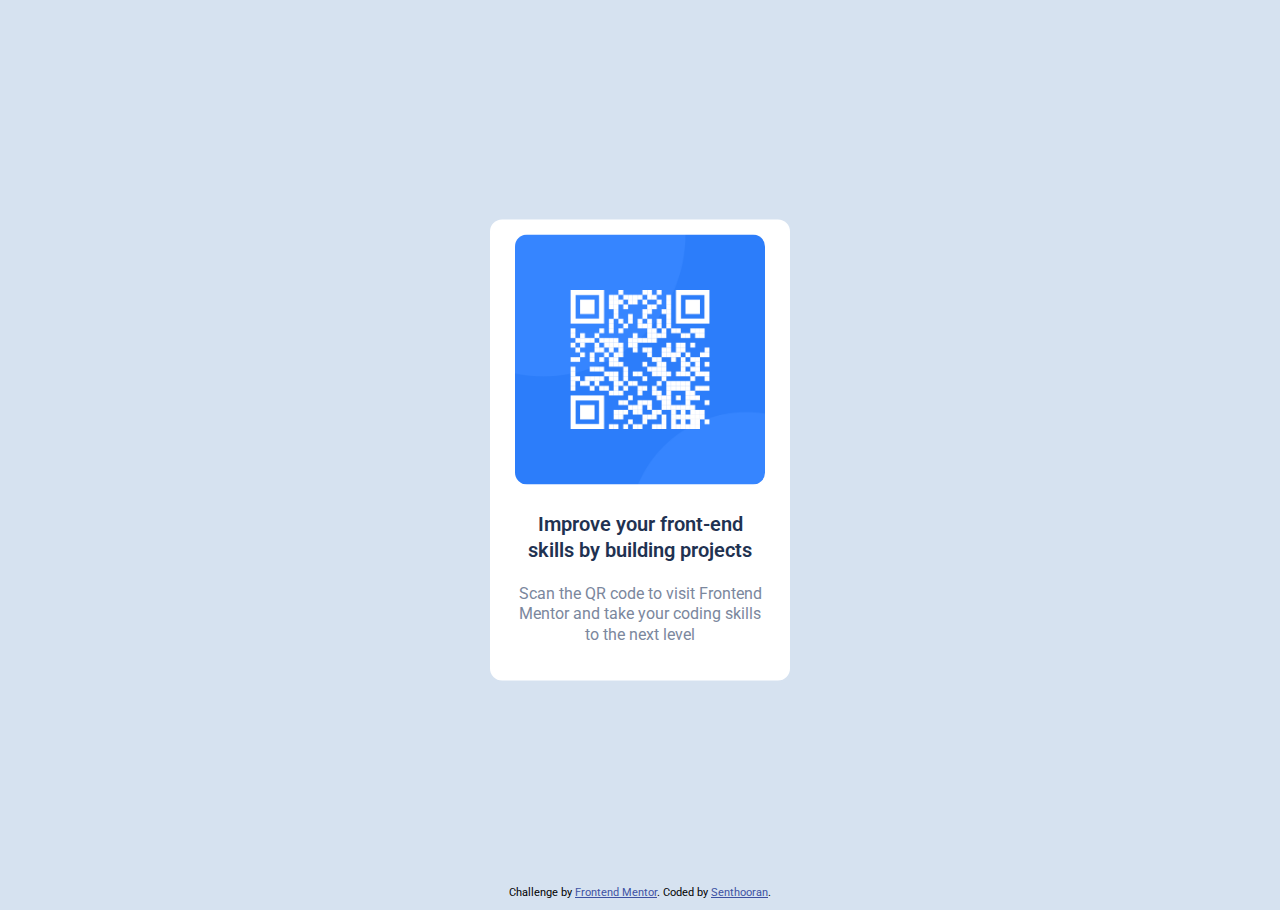
<file: Challenge 1/index.html>
<!DOCTYPE html>
<html lang="en">
<head>
  <meta charset="UTF-8">
  <meta name="viewport" content="width=device-width, initial-scale=1.0"> <!-- displays site properly based on user's device -->

  <link rel="icon" type="image/png" sizes="32x32" href="./images/favicon-32x32.png">
  <link rel="stylesheet" type="text/css" href="./css/reset.css">
  <link rel="stylesheet" type="text/css" href="./css/main.css">
  <title>Frontend Mentor | QR code component</title>
  <!-- Feel free to remove these styles or customise in your own stylesheet 👍 -->
  <style>
    .attribution { font-size: 11px; text-align: center; }
    .attribution a { color: hsl(228, 45%, 44%); }
  </style>
</head>
<body>
  <div class="card-container">
  <div class="card" role="main">
    <div class="img-container">
      <img src="images/image-qr-code.png" alt="QR Code to Frontend mentor">
    </div>
    <div class="text-content">
      <h1>Improve your front-end skills by building projects</h1>
      <p>Scan the QR code to visit Frontend Mentor and take your coding skills to the next level</p>
    </div>
  </div>
  </div>
  
  <footer class="attribution">
    Challenge by <a href="https://www.frontendmentor.io?ref=challenge" target="_blank">Frontend Mentor</a>. 
    Coded by <a href="https://github.com/insertQuirkyNameHere" target="_blank">Senthooran</a>.
  </footer>
</body>
</html>
</file>
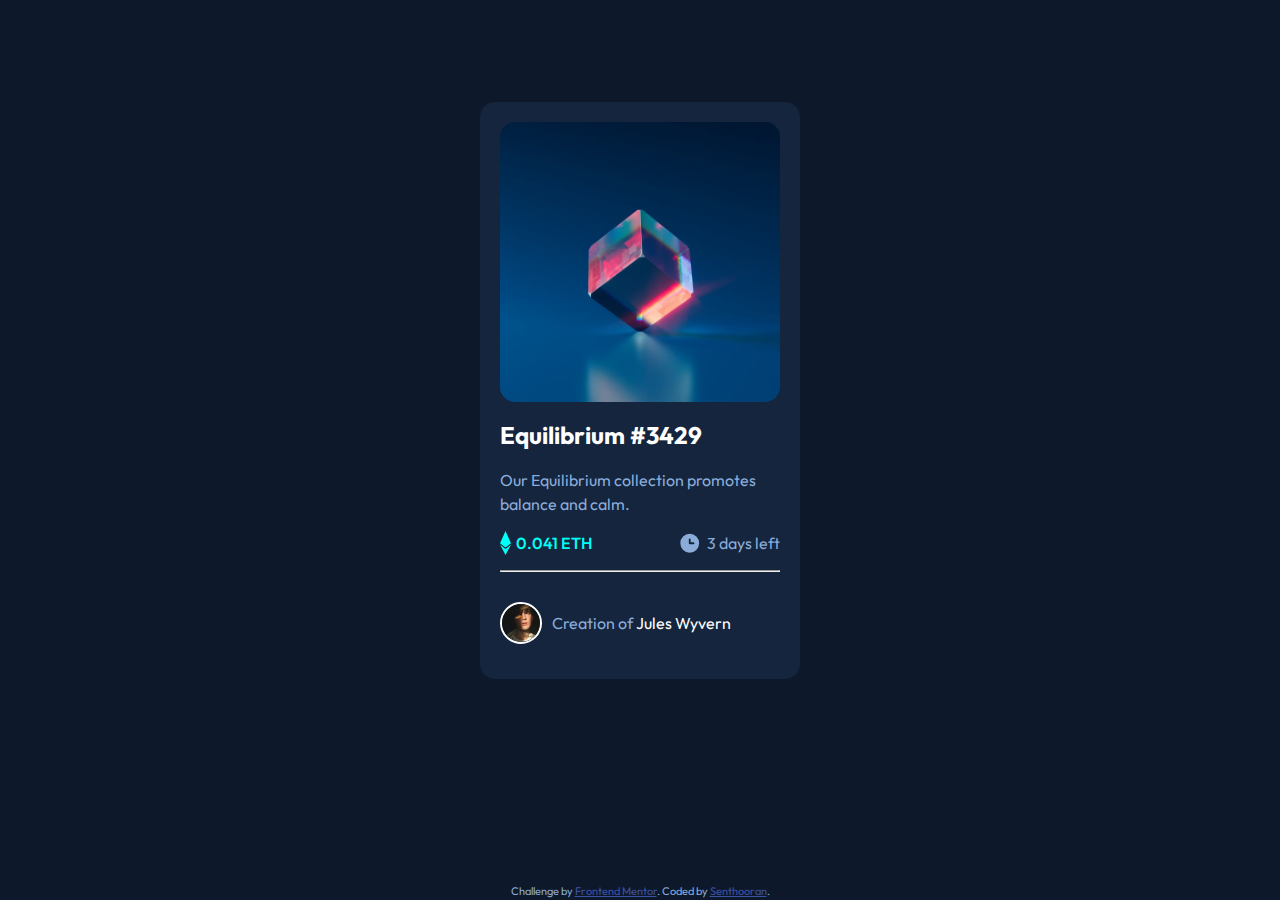
<file: Challenge3/index.html>
<!DOCTYPE html>
<html lang="en">
<head>
  <meta charset="UTF-8">
  <meta name="viewport" content="width=device-width, initial-scale=1.0"> <!-- displays site properly based on user's device -->
  <link rel="icon" type="image/png" sizes="32x32" href="./images/favicon-32x32.png">
  <link rel="stylesheet" href="./css/reset.css" type="text/css">
  <link rel="stylesheet" href="./css/main.css" type="text/css">
  <link rel="stylesheet" href="./css/secret.css" type="text/css">
  
  <title>Frontend Mentor | NFT preview card component</title>

  <style>
    .attribution { font-size: 11px; text-align: center; }
    .attribution a { color: hsl(228, 45%, 44%); }
  </style>
</head>
<body>

  <main>
    <div class="card">
      <div class="card-img-container">
        <img src="./images/image-equilibrium.jpg" alt="Equilibrium" />
        <div class="img-overlay">
          <img src="./images/icon-view.svg" alt="view"/>
        </div>
      </div>

      <div class="card-text-content">
        <h1>Equilibrium #3429</h1>
        <p>Our Equilibrium collection promotes balance and calm.</p>

        <div class="nft-info">
          <div class="eth">
            <img src="./images/icon-ethereum.svg" alt="ethereum icon" />
            0.041 ETH
          </div>

          <div class="time-left">
            <img src="./images/icon-clock.svg" alt="clock icon" />
            3 days left
          </div>
        </div>
        <hr />
      </div>

      <div class="card-author">
        <img src="./images/image-avatar.png" alt="authot's avatar" />
        <span>Creation of <a class="author-link" href="#">Jules Wyvern</a></span>
      </div>
    </div>
  </main>



  
  <!------------------- Please ignore this part, it's a secret message of sorts --------------------------->

  <div class="classy-class">
    <button class="secret-btn">Click</button>
    <div class="secret">
      <h1>Kindly ignore if this doesn't carry meaning to you.</h1>
      <h2>If this does make some sense to you, thank you so much for taking that much time to help me out!</h2>
      <ol>
        I've incorporated all your suggestions for this challenge
        <li>Has just one main tag</li>
        <li>Just one main css file</li>
        <li>Used em for font-size</li>
        <li>Used the 'modern css reset'</li>
        <li>Used the genius comment way to title different parts of my CSS xD</li>
        <li>Didnt use the height property for any of my containers! (except the image overlay, think it was necessary here)</li>
      </ol>
      <p>Again, thank you for all those great tips!</p>
    </div>
  </div>
  <!------------------- Please ignore this part, it's a secret message of sorts --------------------------->



  <footer class="attribution">
    Challenge by <a href="https://www.frontendmentor.io?ref=challenge" target="_blank">Frontend Mentor</a>. 
    Coded by <a href="https://github.com/insertQuirkyNameHere">Senthooran</a>.
  </footer>
</body>
<!--Secret script-->
<script>
  const secretBtn = document.querySelector('.secret-btn');
  secretBtn.addEventListener('click', ()=>{
    
    const secret = document.querySelector('.secret');
    const mainEle = document.querySelector('main');
    secret.style.display = 'block';
    mainEle.style.display = 'none';
    secretBtn.style.display = 'none'

  });
</script>
<!--End of secret script-->
</html>
</file>
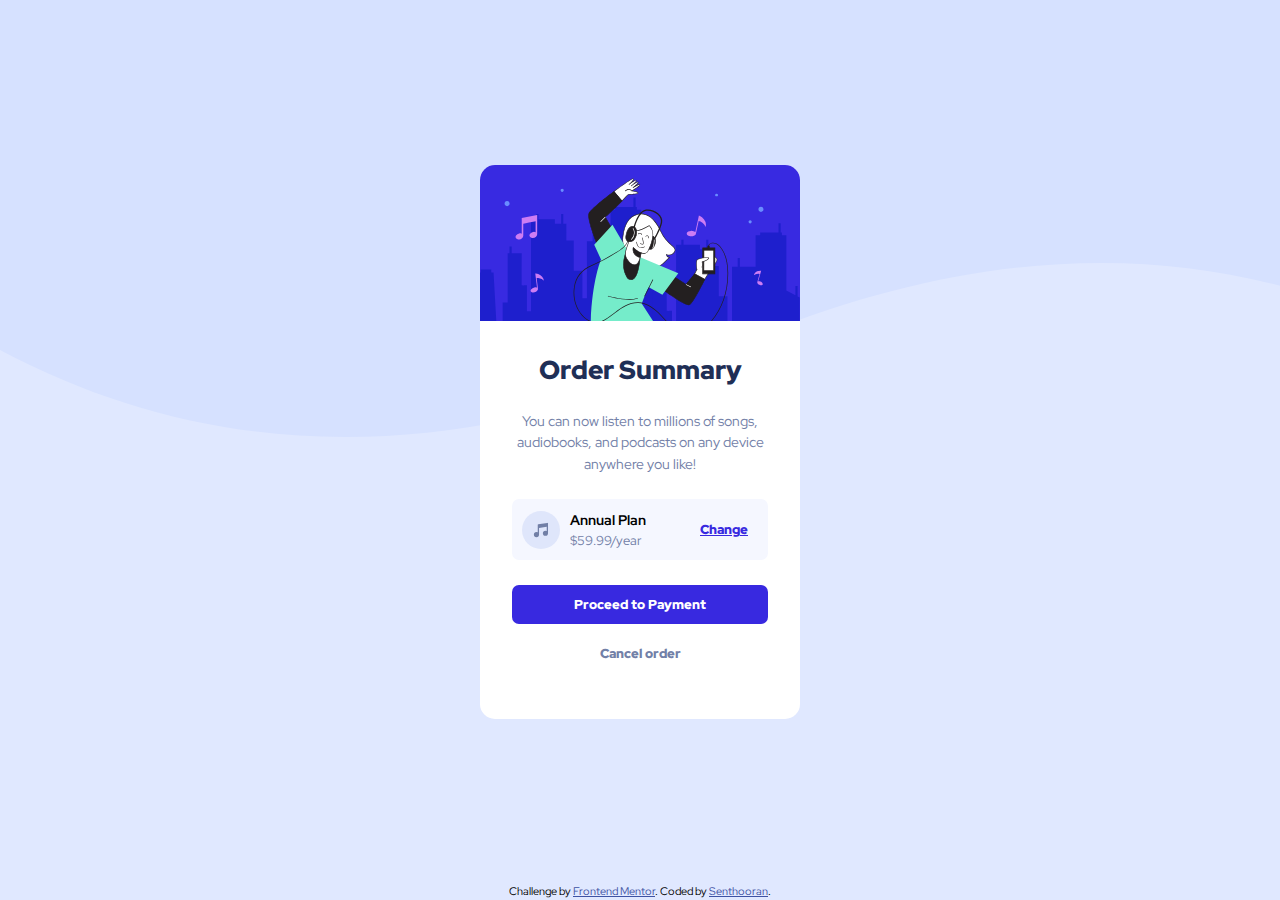
<file: Challenge4/index.html>
<!DOCTYPE html>
<html lang="en">
<head>
  <meta charset="UTF-8">
  <meta name="viewport" content="width=device-width, initial-scale=1.0"> <!-- displays site properly based on user's device -->

  <link rel="icon" type="image/png" sizes="32x32" href="./images/favicon-32x32.png">
  <link rel="stylesheet" type="text/css" href="./css/reset.css">
  <link rel="stylesheet" type="text/css" href="./css/main.css">
  <title>Frontend Mentor | Order summary card</title>

  <!-- Feel free to remove these styles or customise in your own stylesheet 👍 -->
  <style>
    .attribution { font-size: 11px; text-align: center; }
    .attribution a { color: hsl(228, 45%, 44%); }
  </style>
</head>
<body>

  <main>
    <div class="card">

      <div class="card-img">
        <img src="./images/illustration-hero.svg" alt="">
      </div>

      <div class="card-text-content">

        <div class="card-text">
          <h1>Order Summary</h1>
          <p>
            You can now listen to millions of songs, audiobooks, and podcasts on any 
            device anywhere you like!
          </p>
        </div>

        <div class="plan">

          <img src="./images/icon-music.svg" alt=""/>
          <div class="plan-info">
            <h2>Annual Plan</h2>
            <p class="plan-pricing">$59.99/year</p>
          </div>

          <div class="plan-change">
            <a href="">Change</a>
          </div>

        </div>

        <div class="order">
          <button>Proceed to Payment</button>
          <div class="cancel-order"><a href="">Cancel order</a></div>
        </div>
      </div>
    </div>
  </main>
  
  <footer class="attribution">
    Challenge by <a href="https://www.frontendmentor.io?ref=challenge" target="_blank">Frontend Mentor</a>. 
    Coded by <a href="https://github.com/insertQuirkyNameHere">Senthooran</a>.
  </footer>
</body>
</html>
</file>
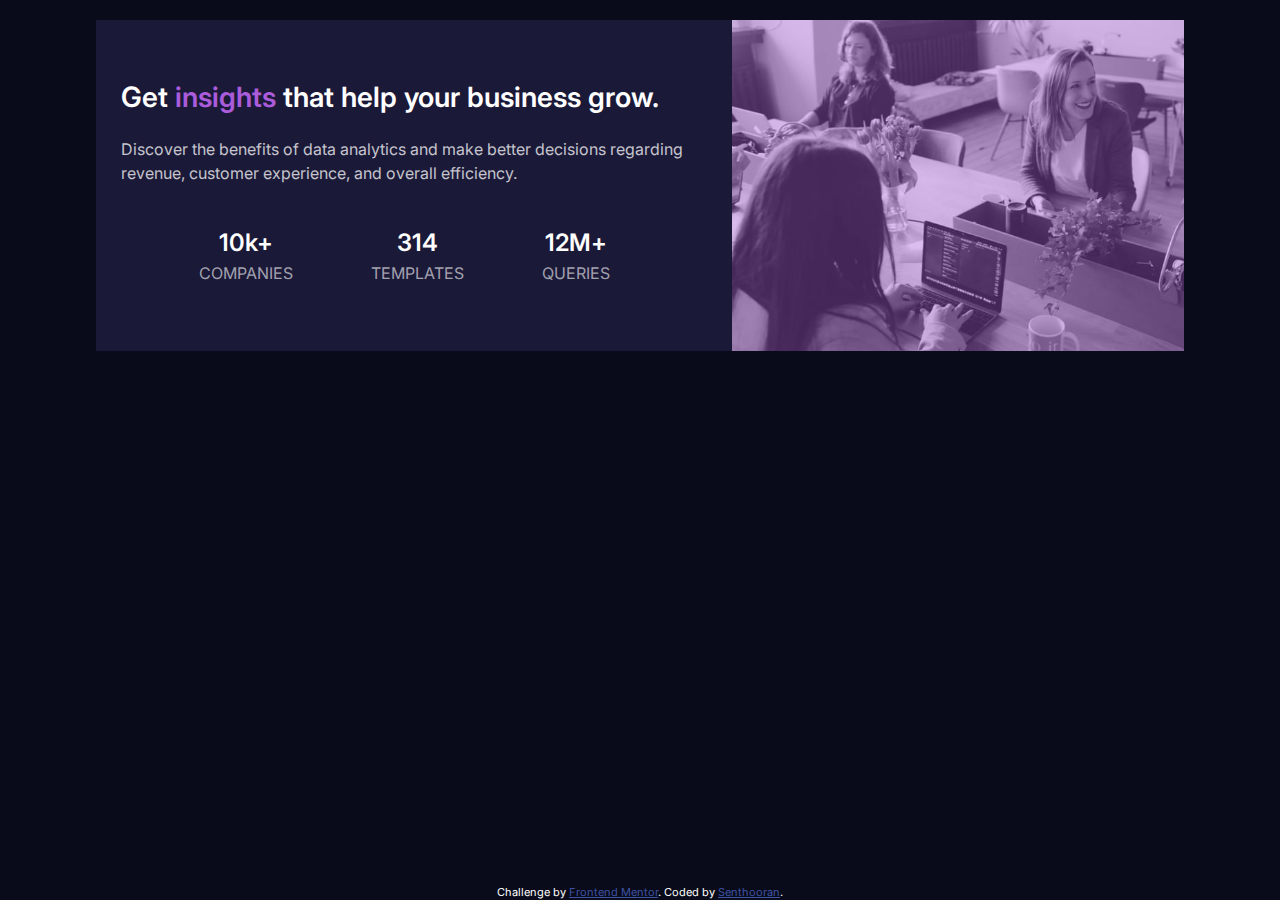
<file: Challenge5/index.html>
<!DOCTYPE html>
<html lang="en">
<head>
  <meta charset="UTF-8">
  <meta name="viewport" content="width=device-width, initial-scale=1.0"> <!-- displays site properly based on user's device -->

  <link rel="icon" type="image/png" sizes="32x32" href="./images/favicon-32x32.png">
  
  <title>Frontend Mentor | Stats preview card component</title>
  <link rel="stylesheet" href="./css/reset.css">
  <link rel="stylesheet" href="./css/main.css">

  <!-- Feel free to remove these styles or customise in your own stylesheet 👍 -->
  <style>
    .attribution { font-size: 11px; text-align: center; }
    .attribution a { color: hsl(228, 45%, 44%); }
  </style>
</head>
<body>

  <main>
      <div class="container">
        <div class="img-container">
          <img src="./images/image-header-mobile.jpg">
        </div>

        <div class="text-container">
          <div class="text-content">
            <h1>Get <span class="purple-text">insights</span> that help your business grow.</h1>
            <p>
              Discover the benefits of data analytics and make better decisions regarding revenue, customer 
              experience, and overall efficiency.
            </p>
          </div>
          <div class="stats-container">

            <div class="stat">
              <h2>10k+</h2>
              <p>companies</p>
            </div>

            <div class="stat">
              <h2>314</h2>
              <p>templates</p>
            </div>

            <div class="stat">
              <h2>12M+</h2>
              <p>queries</p>
            </div>

          </div>
        </div>
      </div>
  </main>

  <footer class="attribution">
    Challenge by <a href="https://www.frontendmentor.io?ref=challenge" target="_blank">Frontend Mentor</a>. 
    Coded by <a href="https://github.com/insertQuirkyNameHere/css-challenges">Senthooran</a>.
  </footer>
</body>
</html>
</file>
<file: Challenge 1/css/main.css>
@import url('https://fonts.googleapis.com/css2?family=Roboto:wght@400;500&display=swap');
body{
    min-height: 100vh;
    font-family: 'Roboto', sans-serif;
    background-color: hsl(212, 45%, 89%);
    line-height: 1.3;
}

.card-container{
    display: flex;
    justify-content: center;
}

.card{
    padding: 15px 25px;
    max-width: 250px;
    display: flex;
    flex-direction: column;
    justify-content: space-evenly;
    text-align: center;
    background-color: hsl(0, 0%, 100%);
    border-radius: 12px;
    position: absolute;
    top: 50%;
    -ms-transform: translateY(-50%);
    transform: translateY(-50%);
}

.card div{
    margin-bottom: 20px;
}

.img-container{
    max-width: 100%;
}

.img-container img{
    max-width: 100%;
    border-radius: 12px;
}

.text-content > h1{
    color: hsl(218, 44%, 22%);
    font-size: 1.27rem;
    font-weight: 600;
    margin-bottom: 20px;
}

.text-content > p{
    color: hsl(220, 15%, 55%);
    display: flex;
    justify-content: center;
}

.attribution{
    width: 100%;
    position: absolute;
    bottom: 0;
    
}
</file>
<file: Challenge3/css/main.css>
@import url('https://fonts.googleapis.com/css2?family=Outfit:wght@100;200;300;400;500;600;700;800&display=swap');

body{
    display: flex;
    flex-direction: column;
    justify-content: center;
    background-color: hsl(217, 54%, 11%);
    font-family: 'Outfit', sans-serif;
    color: hsl(215, 51%, 70%);
}

main{
    display: flex;
    justify-content: center;
    margin: auto 0px;
}


/****************************************CARD STYLING*****************************************************/
.card{
    display: flex;
    flex-direction: column;
    justify-content: flex-start;
    padding: 20px;
    max-width: 320px;
    background-color: hsl(216, 50%, 16%);
    border-radius: 15px;
}

.card > *{
    margin-bottom: 15px;
}

/****************************************CARD IMAGE STYLING*****************************************************/
.card-img-container{
    position: relative;
}

.card-img-container > img{
    border-radius: 15px;
}

.img-overlay{
    position: absolute;
    top: 0%;
    left: 0%;
    display: flex;
    width: 100%;
    height: 100%;
    align-items: center;
    justify-content: center;
    background-color: rgba(0, 255, 247, 0.6);
    opacity: 0;
    border-radius: 15px;
}

.img-overlay:hover{
    cursor: pointer;
    opacity: 1;
    transition: opacity 0.3s
}


/****************************************CARD TEXT AREA*****************************************************/
.card-text-content > *{
    margin-bottom: 15px;
}

h1{
    color: hsl(0, 0%, 100%);
    font-size: 1.5em;
}

h1:hover{
    color: hsl(178, 100%, 50%);
    cursor: pointer;
}

hr{
    color: hsl(215, 32%, 27%);
}

.nft-info{
    display: flex;
    justify-content: space-between;
}

.nft-info > div{
    display: flex;
    justify-content: flex-start;
    gap: 5px;
}

.eth{
    color: hsl(178, 100%, 50%);
    font-weight: 550;
}

.time-left > img{
    width: 24px;
    height: 24px;
}

/****************************************CARD AUTHOR AREA STYLING*****************************************************/
.card-author{
    display: flex;
    justify-content: flex-start;
    gap: 10px;
    align-items: center;
}

.card-author > img{
    width: 15%;
    border: 2px solid hsl(0, 0%, 100%);
    border-radius: 100%;
}

.author-link{
    text-decoration: none;
    color: hsl(0, 0%, 100%);
}

.author-link:hover{
    text-decoration: none;
    color: hsl(178, 100%, 50%); 
}

/****************************************FOOTER STYLING*****************************************************/
.attribution{
    margin-top: auto;
}

.classy-class{
    position: absolute;
    display: none;
}

.secret{
    display: none;
}
</file>
<file: Challenge3/css/secret.css>
.classy-class{
    padding: 20px;
}
</file>
<file: Challenge4/css/main.css>
@import url('https://fonts.googleapis.com/css2?family=Red+Hat+Display:ital,wght@0,400;0,500;0,600;0,700;0,800;1,400;1,500;1,600;1,700;1,800&display=swap');


body{
    display: flex;
    flex-direction: column;
    background-color: hsl(225, 100%, 94%);
    background-image: url(../images/pattern-background-desktop.svg);
    background-repeat: repeat-x;
    font-family: 'Red Hat Display', sans-serif;
    font-size: 0.8rem;
}

main{
    display: flex;
    flex-direction: column;
    align-items: center;
    margin-top: auto;
}

/***********************************    CARD STYLING    *************************************/
.card{
    display: flex;
    flex-direction: column;
    max-width: 320px;
    border-radius: 15px;
    background-color: hsl(0, 100%, 100%);
}

.card > div{
    margin-bottom: 30px;
}

/***********************************    CARD IMAGE STYLING    *************************************/

.card-img > img{
    border-radius: 15px 15px 0px 0px;
}

/***********************************    CARD TEXT CONTENT STYLING    *************************************/
.card-text-content{
    display: flex;
    flex-direction: column;
    align-items: center;
}

.card-text{
    display: flex;
    flex-direction: column;
    align-items: center;
    margin: 0px auto;
    width: 80%;
}

.card-text > h1{
    color: hsl(223, 47%, 23%);
    margin-bottom: 20px;
    font-weight: 900;
}

.card-text > p{
    text-align: center;
    color: hsl(224, 23%, 55%);
    font-size: 0.9rem;
}

.card-text-content > div{
    margin-bottom: 25px;
}

/***********************************    PLAN DIV STYLING    *************************************/
.plan{
    display: flex;
    align-items: center;
    width: 80%;
    padding: 10px;
    border-radius: 7px;
    background-color: hsl(225, 100%, 98%);
}

.plan > *{
    margin-right: 10px;
}

.plan > img{
    width: 16%;
    height: 16%;
}

.plan h2{
    font-size: 0.9rem;
}

.plan-pricing{
    color: hsl(224, 23%, 55%);
}

.plan-change{
    margin-left: auto;
}

.plan-change > a{
    color: hsl(245, 75%, 52%);
    font-weight: 900;
}

.plan-change > a:hover{
    color: hsl(245, 60%, 65%);
    text-decoration: none;
}

/***********************************    ORDER DIV STYLING    *************************************/

.order{
    width: 80%;
    text-align: center;
}

button{
    display: block;
    border-radius: 7px;
    width: 100%;
    margin-bottom: 20px;
    border: none;
    padding: 10px;
    background-color: hsl(245, 75%, 52%);
    color: rgb(256, 256, 256);
    font-weight: 900;
}

button:hover{
    background-color: hsl(245, 60%, 65%);
    cursor: pointer;
}

.cancel-order > a{
    color: hsl(224, 23%, 55%);
    text-decoration: none;
    font-weight: 900;
}

.cancel-order > a:hover{
    color: hsl(223, 47%, 23%);
}

/***********************************    ATTRIBUTION STYLING    *************************************/

.attribution{
    margin-top: auto;
}

@media screen and (max-width: 375px){
    body{
        background-image: url(../images/pattern-background-mobile.svg);
        background-repeat: no-repeat;
    }
}
</file>
<file: Challenge5/css/main.css>
@import url('https://fonts.googleapis.com/css2?family=Inter:wght@300;400;600;700;800;900&display=swap');

body{
    display: flex;
    flex-direction: column;
    align-items: center;
    background-color: hsl(233, 47%, 7%);
    color: hsl(0, 0%, 100%);
    font-family: 'Inter', sans-serif;
}

main{
    margin-top: 20px;
    display: flex;
    justify-content: center;
}

/***************       CONTAINER STYLING        ***************/
.container{
    display: flex;
    flex-direction: column;
    max-width: 85%;
    align-items: center;
    background-color: hsl(244, 38%, 16%);
    margin-bottom: 30px;
}

.container > div{
    margin-bottom: 20px;
}

/***************       IMG-CONTAINER STYLING        ***************/
.img-container{
    position: relative;
}

.img-container::after{
    content: "";
    position: absolute;
    top: 0;
    left: 0;
    width: 100%;
    height: 100%;
    background-color: hsl(277, 64%, 61%);
    opacity: 0.4;
}
/***************       TEXT-CONTAINER STYLING        ***************/
.text-container{
    display: flex;
    flex-direction: column;
    width: 80%;
}

.text-container > div{
    margin-bottom: 20px;
}

.text-content{
    display: flex;
    flex-direction: column;
    text-align: center;
    color: hsla(0, 0%, 100%, 0.75);
}

h1{
    font-size: 1.75rem;
    color: hsl(0, 0%, 100%);
    font-weight: 600;
    line-height: 2.5rem;
    margin-bottom: 20px;
}

.purple-text{
    color: hsl(277, 64%, 61%);
}

/***************       STAT-CONTAINER STYLING        ***************/
.stats-container{
    display: flex;
    flex-direction: column;
    align-items: center;
}

.stats-container > div{
    margin-bottom: 10px;
}

.stat{
    text-align: center;
}


.stat > h2{
    font-weight: 600;
}

.stat > p{
    text-transform: uppercase;
    color: hsla(0, 0%, 100%, 0.6);
}

footer{
    margin-top: auto;
}
@media screen and (min-width: 750px){
    .container{
        flex-direction: row;
        align-items: center;
        min-width: 725px;
        gap: 20px;
    }

    .container > div{
        margin: 0px;
    }

    .img-container{
        order: 2;
        align-self: stretch;
        width: fit-content;
    }

    .img-container > img{
        object-fit: cover;
    }

    .text-container{
        order: 1;
        align-items: center;
        margin-bottom: 0px;
        padding: 25px;
    }

    .text-container > div{
        width: 100%;
        margin: 0px;
    }

    .text-container > .text-content{
        text-align: left;
        align-items: flex-start;
        margin-bottom: 40px;
    }

    .stats-container{
        flex-direction: row;
        justify-content: space-evenly;
    }
}
</file>
